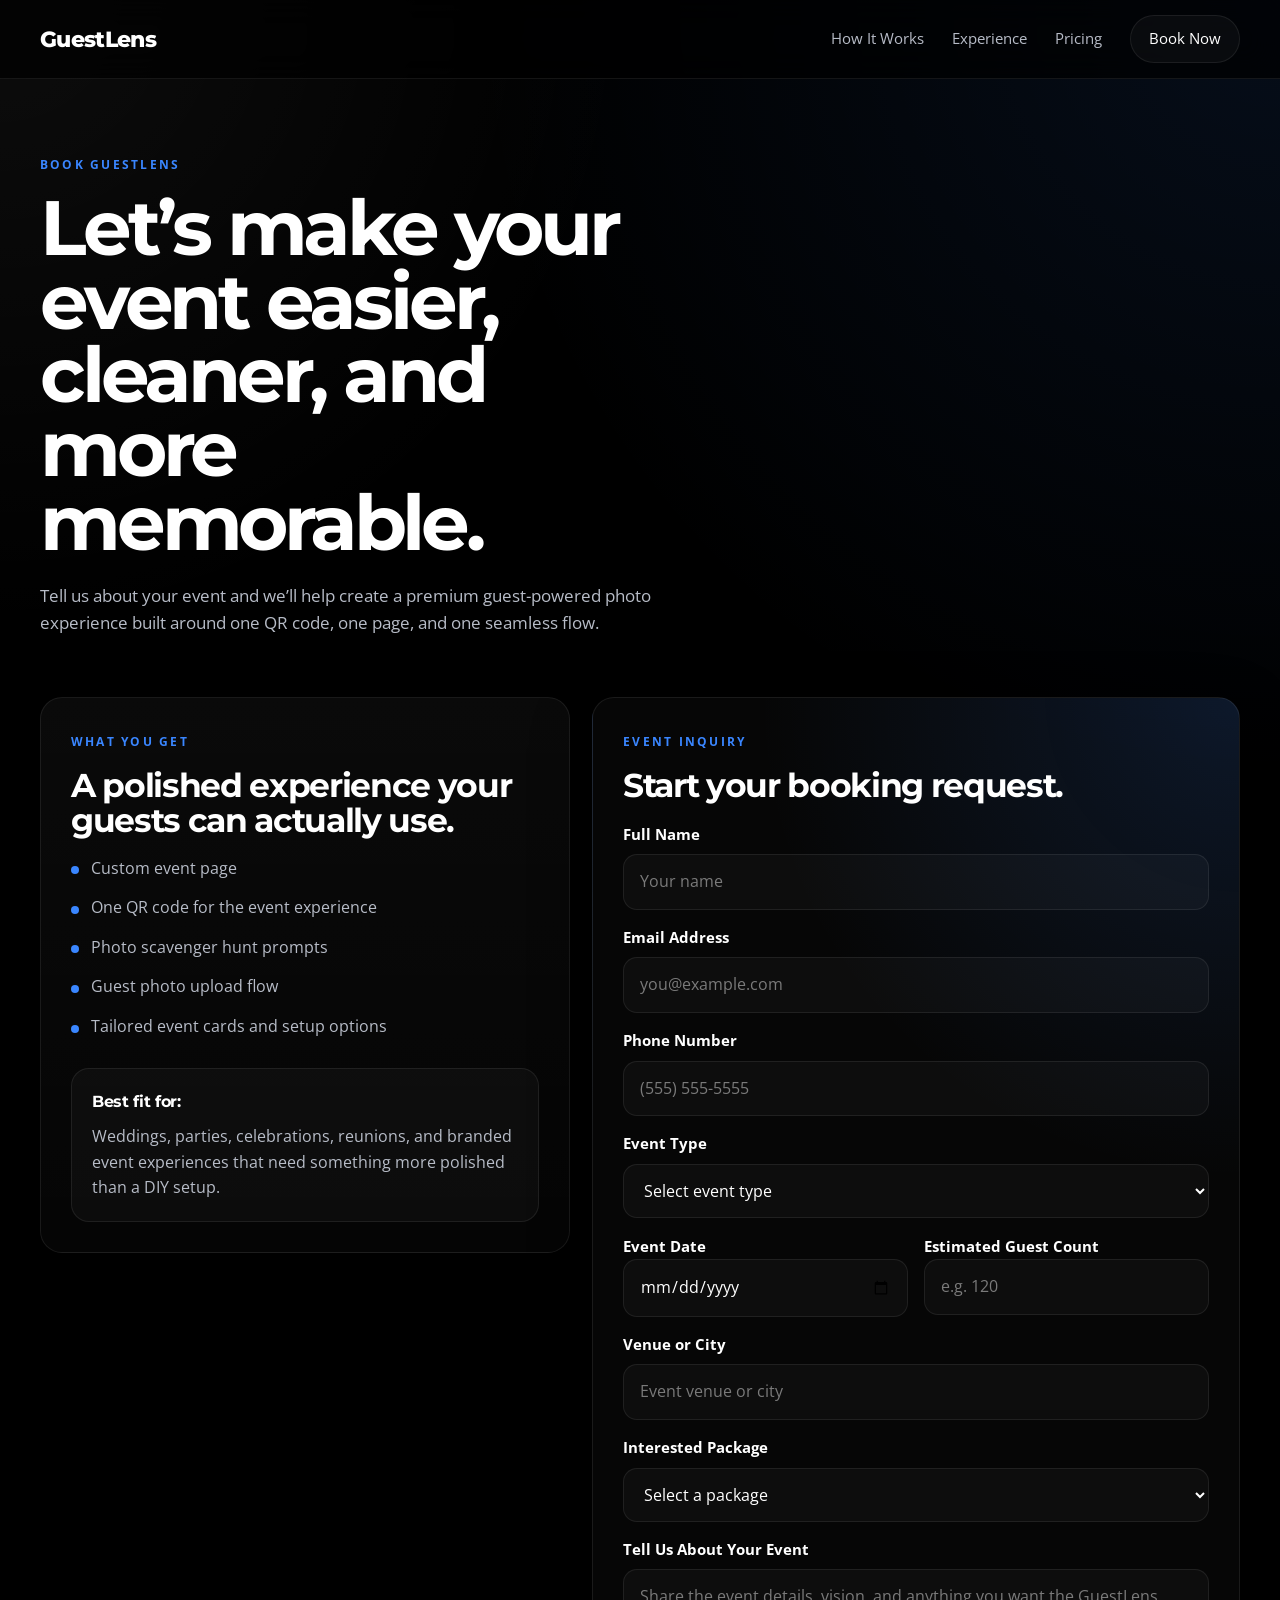
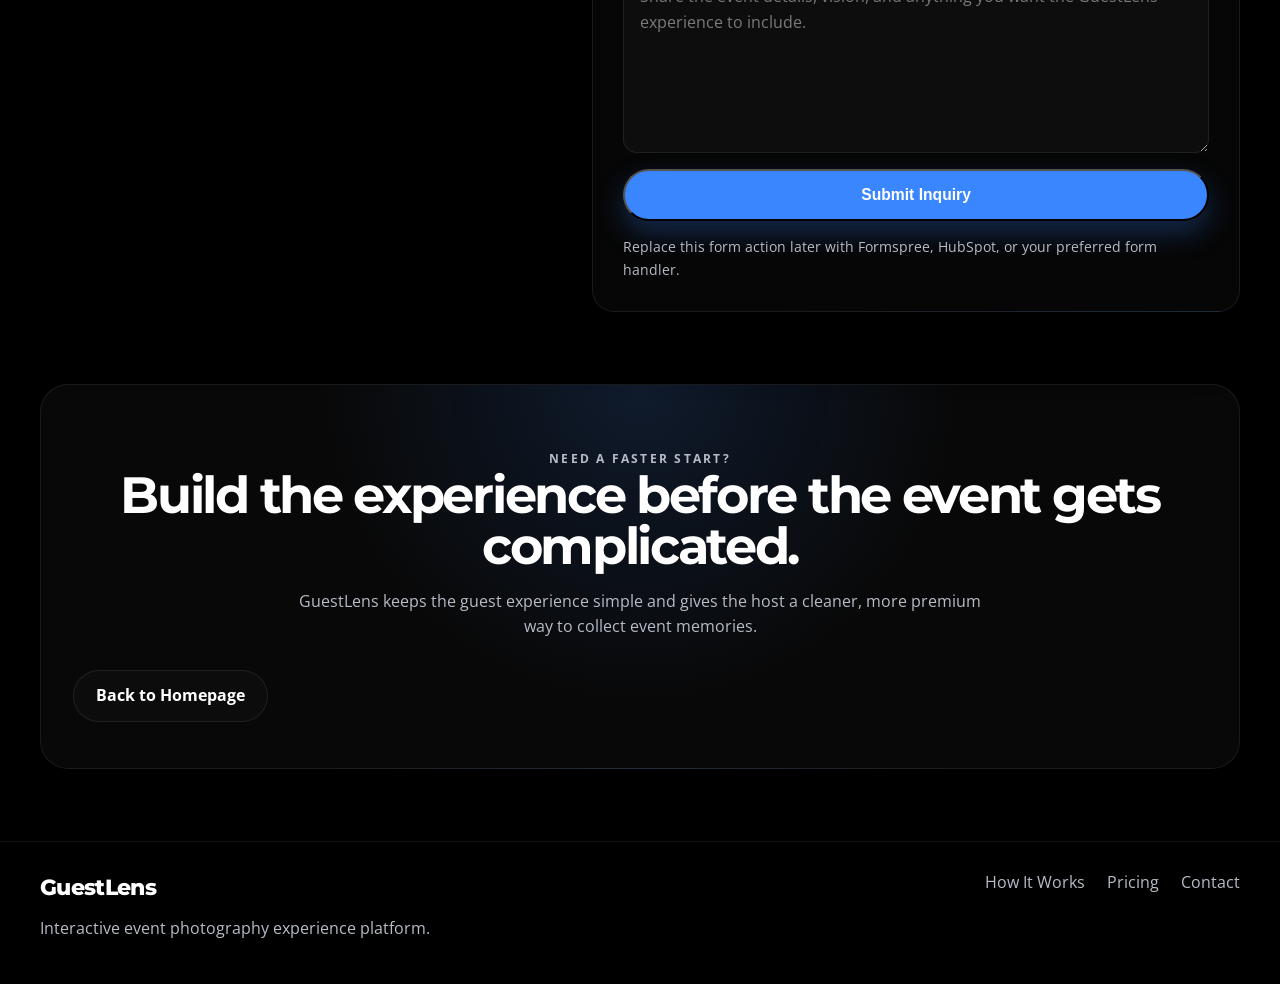
<file: contact.html>
<!DOCTYPE html>
<html lang="en">
<head>
  <meta charset="UTF-8" />
  <meta name="viewport" content="width=device-width, initial-scale=1.0" />
  <title>Contact GuestLens | Book Your Event</title>
  <meta
    name="description"
    content="Book GuestLens for your wedding, party, or event. Tell us about your event and let’s build a premium guest-powered photo experience."
  />
  <link rel="preconnect" href="https://fonts.googleapis.com" />
  <link rel="preconnect" href="https://fonts.gstatic.com" crossorigin />
  <link
    href="https://fonts.googleapis.com/css2?family=Montserrat:wght@500;600;700;800&family=Open+Sans:wght@400;500;600;700&display=swap"
    rel="stylesheet"
  />
  <link rel="stylesheet" href="assets/style.css" />
</head>
<body>
  <div class="site-wrap">
    <header class="site-header">
      <div class="container nav-shell">
        <a href="index.html" class="logo">GuestLens</a>

        <nav class="main-nav" aria-label="Primary Navigation">
          <a href="index.html#how-it-works">How It Works</a>
          <a href="index.html#experience">Experience</a>
          <a href="index.html#pricing">Pricing</a>
          <a href="contact.html" class="nav-cta">Book Now</a>
        </nav>
      </div>
    </header>

    <main>
      <section class="hero hero-compact">
        <div class="container contact-hero">
          <p class="eyebrow">Book GuestLens</p>
          <h1>Let’s make your event easier, cleaner, and more memorable.</h1>
          <p class="hero-subtext">
            Tell us about your event and we’ll help create a premium
            guest-powered photo experience built around one QR code, one page,
            and one seamless flow.
          </p>
        </div>
      </section>

      <section class="contact-section">
        <div class="container contact-grid">
          <div class="contact-panel contact-panel-dark">
            <p class="section-kicker">What You Get</p>
            <h2>A polished experience your guests can actually use.</h2>
            <ul class="feature-list">
              <li>Custom event page</li>
              <li>One QR code for the event experience</li>
              <li>Photo scavenger hunt prompts</li>
              <li>Guest photo upload flow</li>
              <li>Tailored event cards and setup options</li>
            </ul>

            <div class="contact-note">
              <h3>Best fit for:</h3>
              <p>
                Weddings, parties, celebrations, reunions, and branded event
                experiences that need something more polished than a DIY setup.
              </p>
            </div>
          </div>

          <div class="contact-panel contact-form-panel">
            <p class="section-kicker">Event Inquiry</p>
            <h2>Start your booking request.</h2>

            <form class="contact-form" action="#" method="post">
              <div class="form-row">
                <label for="name">Full Name</label>
                <input type="text" id="name" name="name" placeholder="Your name" />
              </div>

              <div class="form-row">
                <label for="email">Email Address</label>
                <input type="email" id="email" name="email" placeholder="you@example.com" />
              </div>

              <div class="form-row">
                <label for="phone">Phone Number</label>
                <input type="tel" id="phone" name="phone" placeholder="(555) 555-5555" />
              </div>

              <div class="form-row">
                <label for="event-type">Event Type</label>
                <select id="event-type" name="event-type">
                  <option value="">Select event type</option>
                  <option>Wedding</option>
                  <option>Birthday Party</option>
                  <option>Corporate Event</option>
                  <option>Reunion</option>
                  <option>Celebration</option>
                  <option>Other</option>
                </select>
              </div>

              <div class="form-row form-row-split">
                <div>
                  <label for="event-date">Event Date</label>
                  <input type="date" id="event-date" name="event-date" />
                </div>

                <div>
                  <label for="guest-count">Estimated Guest Count</label>
                  <input type="text" id="guest-count" name="guest-count" placeholder="e.g. 120" />
                </div>
              </div>

              <div class="form-row">
                <label for="location">Venue or City</label>
                <input type="text" id="location" name="location" placeholder="Event venue or city" />
              </div>

              <div class="form-row">
                <label for="package">Interested Package</label>
                <select id="package" name="package">
                  <option value="">Select a package</option>
                  <option>Basic</option>
                  <option>Premium</option>
                  <option>Experience</option>
                  <option>Not sure yet</option>
                </select>
              </div>

              <div class="form-row">
                <label for="message">Tell Us About Your Event</label>
                <textarea
                  id="message"
                  name="message"
                  rows="6"
                  placeholder="Share the event details, vision, and anything you want the GuestLens experience to include."
                ></textarea>
              </div>

              <button type="submit" class="btn btn-primary btn-full">Submit Inquiry</button>
            </form>

            <p class="form-helper">
              Replace this form action later with Formspree, HubSpot, or your preferred form handler.
            </p>
          </div>
        </div>
      </section>

      <section class="cta-section cta-section-tight">
        <div class="container cta-shell">
          <p class="section-kicker">Need a Faster Start?</p>
          <h2>Build the experience before the event gets complicated.</h2>
          <p>
            GuestLens keeps the guest experience simple and gives the host a
            cleaner, more premium way to collect event memories.
          </p>
          <div class="cta-actions">
            <a href="index.html" class="btn btn-secondary">Back to Homepage</a>
          </div>
        </div>
      </section>
    </main>

    <footer class="site-footer">
      <div class="container footer-shell">
        <div>
          <a href="index.html" class="logo footer-logo">GuestLens</a>
          <p class="footer-text">
            Interactive event photography experience platform.
          </p>
        </div>

        <div class="footer-links">
          <a href="index.html#how-it-works">How It Works</a>
          <a href="index.html#pricing">Pricing</a>
          <a href="contact.html">Contact</a>
        </div>
      </div>
    </footer>
  </div>
</body>
</html>
</file>
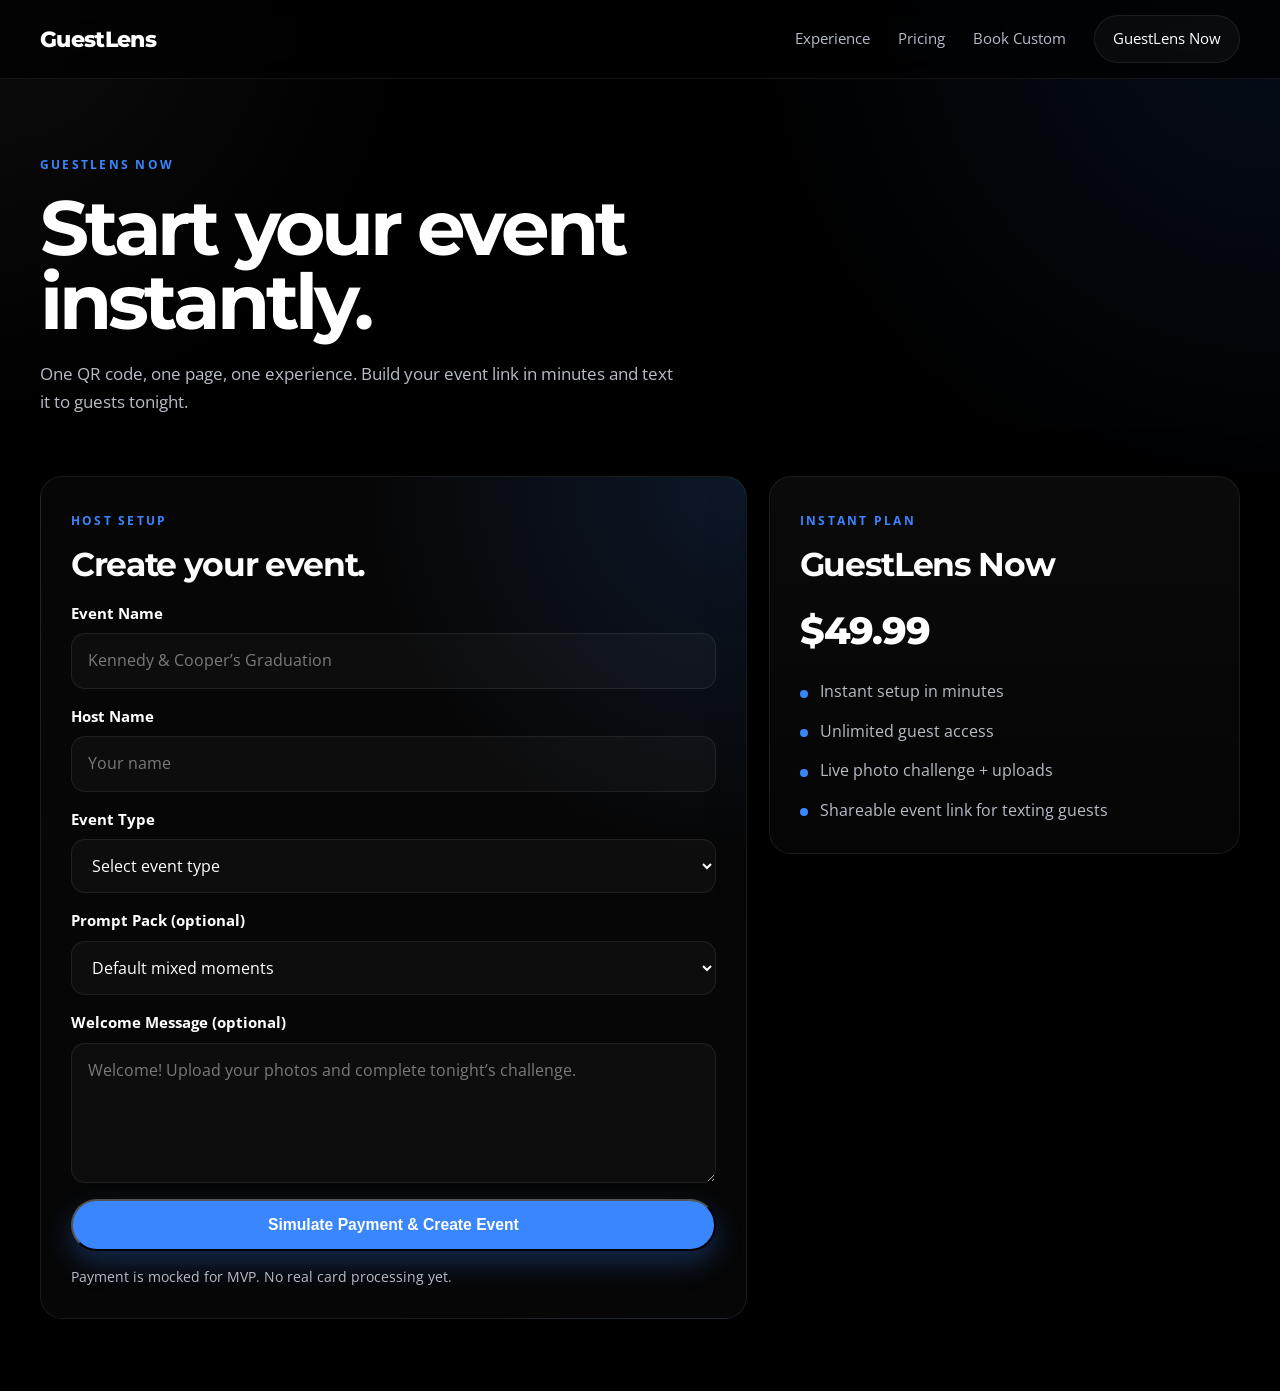
<file: start.html>
<!DOCTYPE html>
<html lang="en">
<head>
  <meta charset="UTF-8" />
  <meta name="viewport" content="width=device-width, initial-scale=1.0" />
  <title>GuestLens Now | Start an Event Instantly</title>
  <meta
    name="description"
    content="Launch GuestLens Now in minutes. Create your event, simulate payment, and share your live event link instantly."
  />
  <link rel="preconnect" href="https://fonts.googleapis.com" />
  <link rel="preconnect" href="https://fonts.gstatic.com" crossorigin />
  <link
    href="https://fonts.googleapis.com/css2?family=Montserrat:wght@500;600;700;800&family=Open+Sans:wght@400;500;600;700&display=swap"
    rel="stylesheet"
  />
  <link rel="stylesheet" href="assets/style.css" />
</head>
<body data-page="start-now">
  <div class="site-wrap">
    <header class="site-header">
      <div class="container nav-shell">
        <a href="index.html" class="logo">GuestLens</a>
        <nav class="main-nav" aria-label="Primary Navigation">
          <a href="index.html#experience">Experience</a>
          <a href="index.html#pricing">Pricing</a>
          <a href="contact.html">Book Custom</a>
          <a href="start.html" class="nav-cta">GuestLens Now</a>
        </nav>
      </div>
    </header>

    <main>
      <section class="hero hero-compact">
        <div class="container">
          <p class="eyebrow">GuestLens Now</p>
          <h1>Start your event instantly.</h1>
          <p class="hero-subtext">
            One QR code, one page, one experience. Build your event link in minutes and text it to guests tonight.
          </p>
        </div>
      </section>

      <section class="contact-section">
        <div class="container start-now-grid">
          <article class="contact-panel contact-form-panel">
            <p class="section-kicker">Host Setup</p>
            <h2>Create your event.</h2>

            <form id="start-now-form" class="contact-form" action="#" method="post">
              <div class="form-row">
                <label for="event-name">Event Name</label>
                <input type="text" id="event-name" name="event-name" placeholder="Kennedy & Cooper’s Graduation" required />
              </div>

              <div class="form-row">
                <label for="host-name">Host Name</label>
                <input type="text" id="host-name" name="host-name" placeholder="Your name" required />
              </div>

              <div class="form-row">
                <label for="event-type">Event Type</label>
                <select id="event-type" name="event-type" required>
                  <option value="">Select event type</option>
                  <option>Wedding</option>
                  <option>Birthday Party</option>
                  <option>Graduation</option>
                  <option>Corporate Event</option>
                  <option>Celebration</option>
                  <option>Other</option>
                </select>
              </div>

              <div class="form-row">
                <label for="prompt-pack">Prompt Pack (optional)</label>
                <select id="prompt-pack" name="prompt-pack">
                  <option value="">Default mixed moments</option>
                  <option value="party">Party Energy</option>
                  <option value="sentimental">Memory & Advice</option>
                  <option value="networking">Mingle & Networking</option>
                </select>
              </div>

              <div class="form-row">
                <label for="welcome-message">Welcome Message (optional)</label>
                <textarea
                  id="welcome-message"
                  name="welcome-message"
                  rows="4"
                  placeholder="Welcome! Upload your photos and complete tonight’s challenge."
                ></textarea>
              </div>

              <button type="submit" class="btn btn-primary btn-full">Simulate Payment & Create Event</button>
            </form>

            <p class="form-helper">Payment is mocked for MVP. No real card processing yet.</p>
          </article>

          <aside class="contact-panel contact-panel-dark">
            <p class="section-kicker">Instant Plan</p>
            <h2>GuestLens Now</h2>
            <div class="now-price">$49.99</div>
            <ul class="feature-list">
              <li>Instant setup in minutes</li>
              <li>Unlimited guest access</li>
              <li>Live photo challenge + uploads</li>
              <li>Shareable event link for texting guests</li>
            </ul>
          </aside>
        </div>
      </section>
    </main>
  </div>
  <script src="assets/guestlens-now.js"></script>
</body>
</html>
</file>
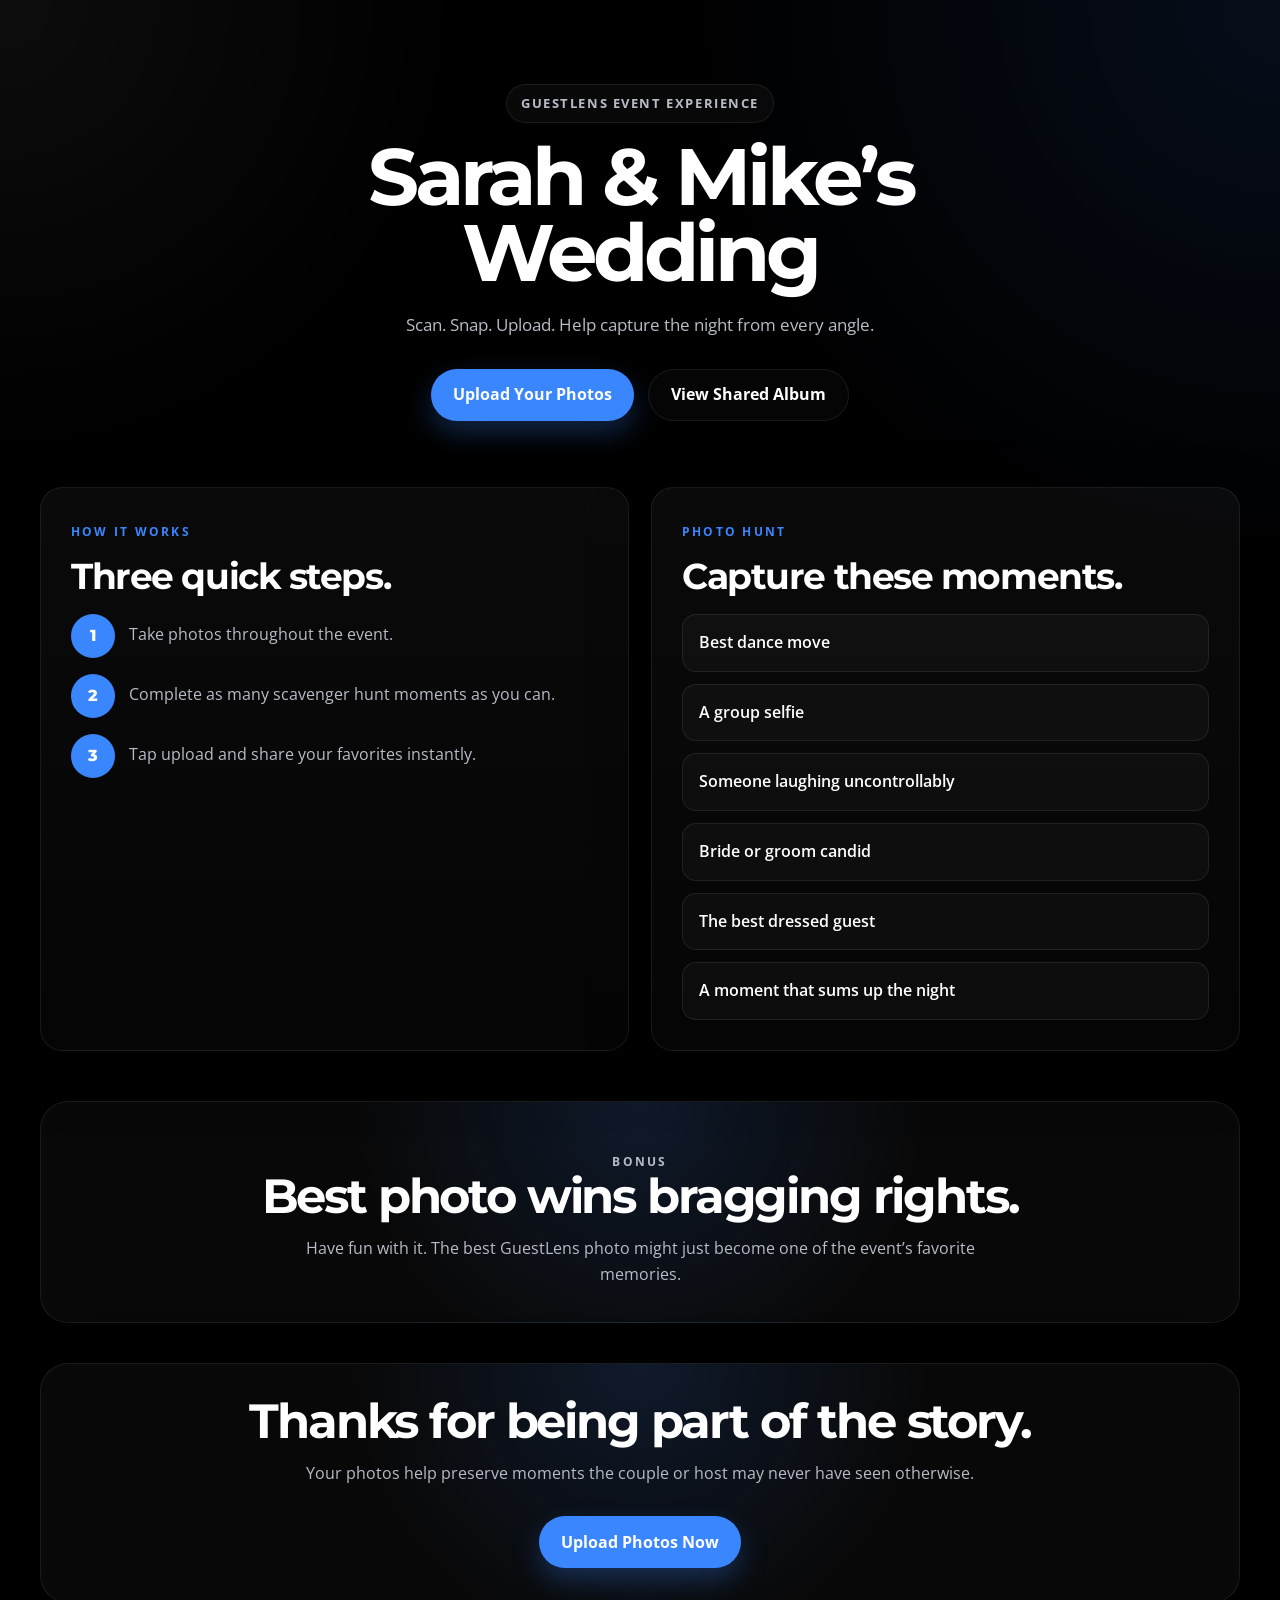
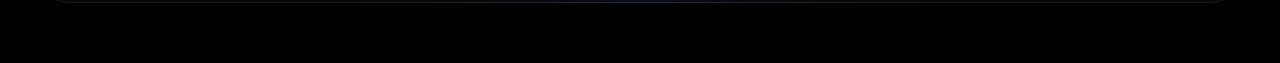
<file: events/event-template.html>
<!DOCTYPE html>
<html lang="en">
<head>
  <meta charset="UTF-8" />
  <meta name="viewport" content="width=device-width, initial-scale=1.0" />
  <title>GuestLens Event | Scan. Snap. Upload.</title>
  <meta
    name="description"
    content="Join the GuestLens event experience. Scan, snap, and upload your favorite moments from the event."
  />
  <link rel="preconnect" href="https://fonts.googleapis.com" />
  <link rel="preconnect" href="https://fonts.gstatic.com" crossorigin />
  <link
    href="https://fonts.googleapis.com/css2?family=Montserrat:wght@500;600;700;800&family=Open+Sans:wght@400;500;600;700&display=swap"
    rel="stylesheet"
  />
  <link rel="stylesheet" href="../assets/style.css" />
</head>
<body>
  <div class="site-wrap">
    <main class="event-page">
      <section class="event-hero">
        <div class="container event-shell">
          <div class="event-topline">GuestLens Event Experience</div>

          <h1>Sarah &amp; Mike’s Wedding</h1>

          <p class="event-subtext">
            Scan. Snap. Upload. Help capture the night from every angle.
          </p>

          <div class="event-actions">
            <a href="#" class="btn btn-primary">Upload Your Photos</a>
            <a href="#" class="btn btn-secondary">View Shared Album</a>
          </div>
        </div>
      </section>

      <section class="event-instructions">
        <div class="container event-grid">
          <div class="event-card">
            <p class="section-kicker">How It Works</p>
            <h2>Three quick steps.</h2>

            <div class="event-step-list">
              <div class="event-step">
                <span>1</span>
                <p>Take photos throughout the event.</p>
              </div>

              <div class="event-step">
                <span>2</span>
                <p>Complete as many scavenger hunt moments as you can.</p>
              </div>

              <div class="event-step">
                <span>3</span>
                <p>Tap upload and share your favorites instantly.</p>
              </div>
            </div>
          </div>

          <div class="event-card">
            <p class="section-kicker">Photo Hunt</p>
            <h2>Capture these moments.</h2>

            <div class="event-hunt-list">
              <div class="event-hunt-item">Best dance move</div>
              <div class="event-hunt-item">A group selfie</div>
              <div class="event-hunt-item">Someone laughing uncontrollably</div>
              <div class="event-hunt-item">Bride or groom candid</div>
              <div class="event-hunt-item">The best dressed guest</div>
              <div class="event-hunt-item">A moment that sums up the night</div>
            </div>
          </div>
        </div>
      </section>

      <section class="event-highlight">
        <div class="container">
          <div class="event-highlight-box">
            <p class="section-kicker">Bonus</p>
            <h2>Best photo wins bragging rights.</h2>
            <p>
              Have fun with it. The best GuestLens photo might just become one
              of the event’s favorite memories.
            </p>
          </div>
        </div>
      </section>

      <section class="event-footer-cta">
        <div class="container event-footer-shell">
          <h2>Thanks for being part of the story.</h2>
          <p>
            Your photos help preserve moments the couple or host may never have
            seen otherwise.
          </p>

          <div class="event-actions">
            <a href="#" class="btn btn-primary">Upload Photos Now</a>
          </div>
        </div>
      </section>
    </main>
  </div>
</body>
</html>
</file>
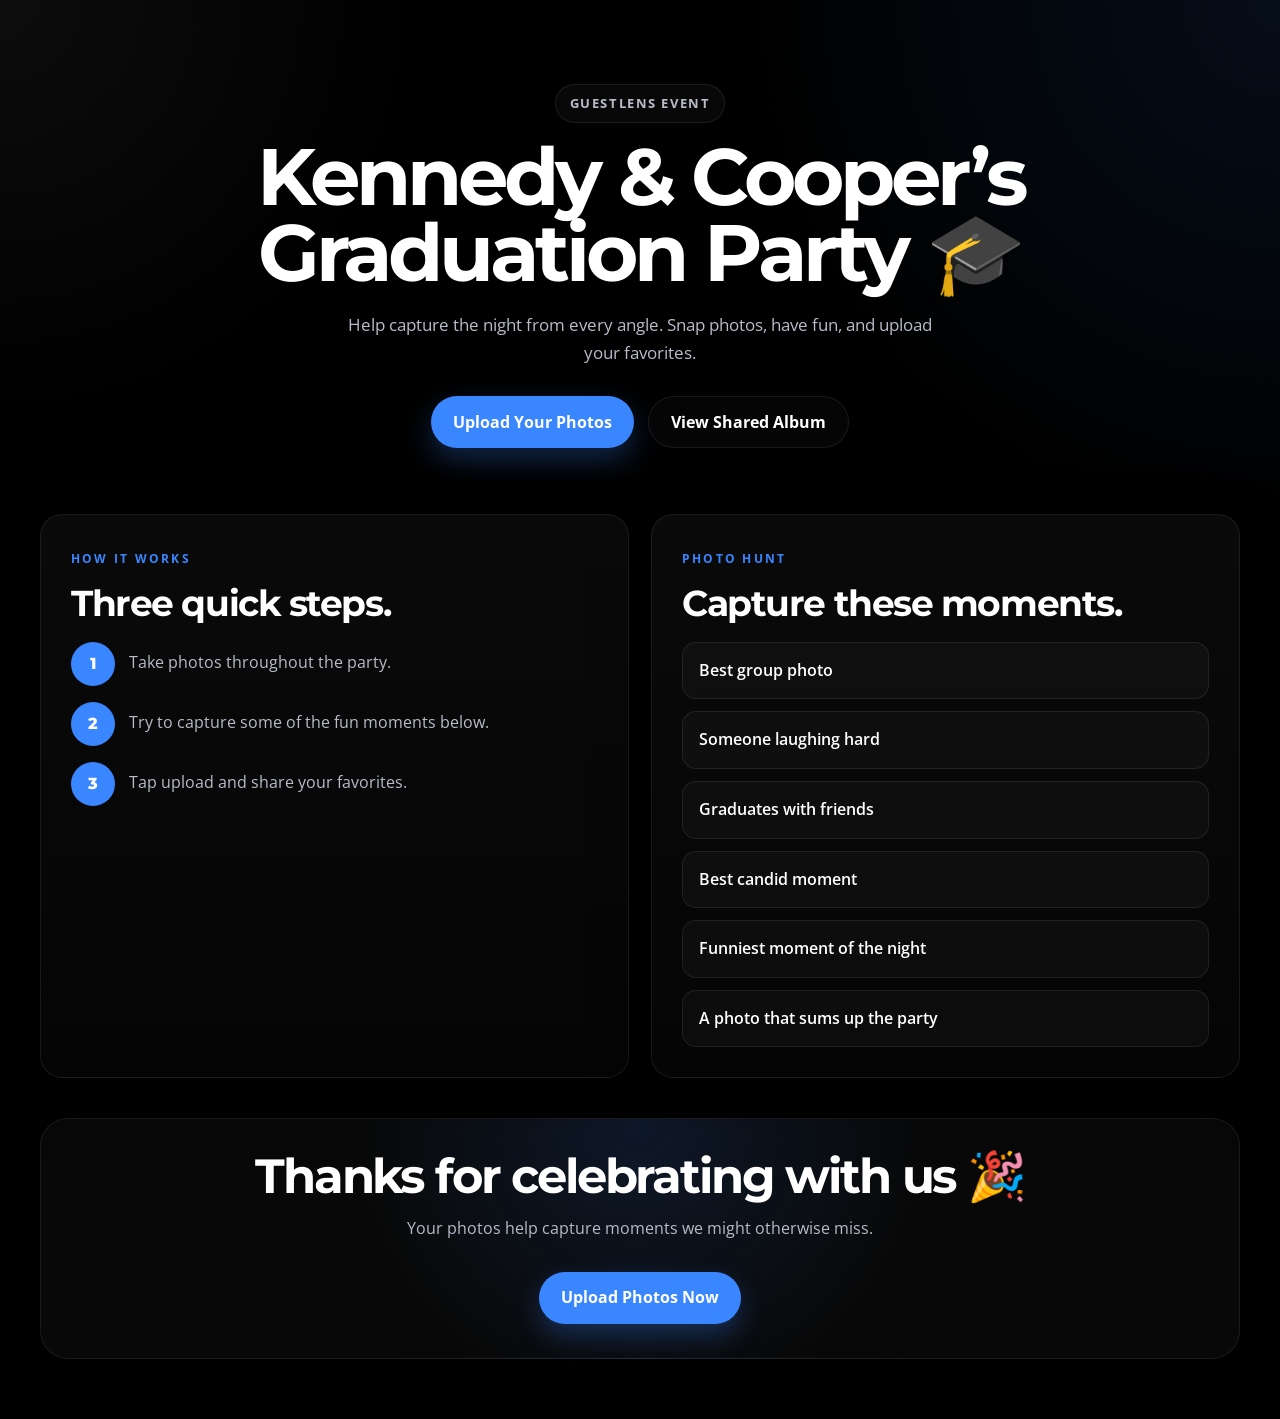
<file: events/kennedy-cooper-graduation.html>
<!DOCTYPE html>
<html lang="en">
<head>
  <meta charset="UTF-8" />
  <meta name="viewport" content="width=device-width, initial-scale=1.0" />
  <title>Kennedy & Cooper Graduation Party | GuestLens</title>
  <meta
    name="description"
    content="Help capture Kennedy and Cooper’s graduation party from every angle. Scan, snap, and upload your favorite moments."
  />
  <link rel="preconnect" href="https://fonts.googleapis.com" />
  <link rel="preconnect" href="https://fonts.gstatic.com" crossorigin />
  <link
    href="https://fonts.googleapis.com/css2?family=Montserrat:wght@500;600;700;800&family=Open+Sans:wght@400;500;600;700&display=swap"
    rel="stylesheet"
  />
  <link rel="stylesheet" href="../assets/style.css" />
</head>
<body>
  <div class="site-wrap">
    <main class="event-page">
      <section class="event-hero">
        <div class="container event-shell">
          <div class="event-topline">GuestLens Event</div>

          <h1>Kennedy &amp; Cooper’s Graduation Party 🎓</h1>

          <p class="event-subtext">
            Help capture the night from every angle. Snap photos, have fun, and upload your favorites.
          </p>

          <div class="event-actions">
            <a href="https://forms.gle/3Wq2j2vo9Jgi1edSA" target="_blank" rel="noopener noreferrer" class="btn btn-primary">Upload Your Photos</a>
            <a href="https://photos.app.goo.gl/Xey8PFxuK83yNx4E7" target="_blank" rel="noopener noreferrer" class="btn btn-secondary">View Shared Album</a>
          </div>
        </div>
      </section>

      <section class="event-instructions">
        <div class="container event-grid">
          <div class="event-card">
            <p class="section-kicker">How It Works</p>
            <h2>Three quick steps.</h2>

            <div class="event-step-list">
              <div class="event-step">
                <span>1</span>
                <p>Take photos throughout the party.</p>
              </div>

              <div class="event-step">
                <span>2</span>
                <p>Try to capture some of the fun moments below.</p>
              </div>

              <div class="event-step">
                <span>3</span>
                <p>Tap upload and share your favorites.</p>
              </div>
            </div>
          </div>

          <div class="event-card">
            <p class="section-kicker">Photo Hunt</p>
            <h2>Capture these moments.</h2>

            <div class="event-hunt-list">
              <div class="event-hunt-item">Best group photo</div>
              <div class="event-hunt-item">Someone laughing hard</div>
              <div class="event-hunt-item">Graduates with friends</div>
              <div class="event-hunt-item">Best candid moment</div>
              <div class="event-hunt-item">Funniest moment of the night</div>
              <div class="event-hunt-item">A photo that sums up the party</div>
            </div>
          </div>
        </div>
      </section>

      <section class="event-footer-cta">
        <div class="container event-footer-shell">
          <h2>Thanks for celebrating with us 🎉</h2>
          <p>
            Your photos help capture moments we might otherwise miss.
          </p>

          <div class="event-actions">
            <a href="https://forms.gle/3Wq2j2vo9Jgi1edSA" target="_blank" rel="noopener noreferrer" class="btn btn-primary">Upload Photos Now</a>
          </div>
        </div>
      </section>
    </main>
  </div>
</body>
</html>
</file>
<file: assets/style.css>
:root {
  --bg: #000000;
  --bg-soft: #0b0b0f;
  --panel: #111111;
  --panel-2: #17171c;
  --text: #ffffff;
  --text-soft: #b7bcc7;
  --border: rgba(255, 255, 255, 0.08);
  --accent: #3a86ff;
  --accent-soft: rgba(58, 134, 255, 0.14);
  --max-width: 1200px;
  --radius: 22px;
  --radius-sm: 14px;
  --shadow: 0 20px 60px rgba(0, 0, 0, 0.35);
  --transition: 0.3s ease;
}

* {
  box-sizing: border-box;
}

html {
  scroll-behavior: smooth;
}

body {
  margin: 0;
  background:
    radial-gradient(circle at top right, rgba(58, 134, 255, 0.1), transparent 28%),
    radial-gradient(circle at top left, rgba(255, 255, 255, 0.05), transparent 22%),
    var(--bg);
  color: var(--text);
  font-family: "Open Sans", sans-serif;
  line-height: 1.6;
  -webkit-font-smoothing: antialiased;
  text-rendering: optimizeLegibility;
}

img {
  max-width: 100%;
  display: block;
}

a {
  color: inherit;
  text-decoration: none;
}

.site-wrap {
  min-height: 100vh;
}

.container {
  width: min(calc(100% - 40px), var(--max-width));
  margin: 0 auto;
}

.site-header {
  position: sticky;
  top: 0;
  z-index: 1000;
  backdrop-filter: blur(16px);
  background: rgba(0, 0, 0, 0.7);
  border-bottom: 1px solid var(--border);
}

.nav-shell {
  display: flex;
  align-items: center;
  justify-content: space-between;
  min-height: 78px;
  gap: 20px;
}

.logo {
  font-family: "Montserrat", sans-serif;
  font-size: 1.35rem;
  font-weight: 800;
  letter-spacing: -0.03em;
  color: var(--text);
}

.main-nav {
  display: flex;
  align-items: center;
  gap: 28px;
}

.main-nav a {
  color: var(--text-soft);
  font-size: 0.96rem;
  transition: color var(--transition);
}

.main-nav a:hover {
  color: var(--text);
}

.nav-cta {
  padding: 11px 18px;
  border: 1px solid var(--border);
  border-radius: 999px;
  color: var(--text) !important;
  background: rgba(255, 255, 255, 0.03);
  transition:
    transform var(--transition),
    border-color var(--transition),
    background var(--transition);
}

.nav-cta:hover {
  transform: translateY(-1px);
  border-color: rgba(58, 134, 255, 0.45);
  background: rgba(58, 134, 255, 0.1);
}

.hero {
  position: relative;
  padding: 88px 0 72px;
}

.hero-grid {
  display: grid;
  grid-template-columns: 1.1fr 0.9fr;
  gap: 42px;
  align-items: center;
}

.eyebrow,
.section-kicker {
  display: inline-block;
  margin: 0 0 16px;
  font-size: 0.78rem;
  font-weight: 700;
  letter-spacing: 0.18em;
  text-transform: uppercase;
  color: var(--accent);
}

.hero h1 {
  margin: 0;
  font-family: "Montserrat", sans-serif;
  font-size: clamp(2.65rem, 6vw, 5.4rem);
  line-height: 0.96;
  letter-spacing: -0.055em;
  max-width: 12ch;
}

.hero-subtext {
  max-width: 640px;
  margin: 22px 0 0;
  font-size: 1.08rem;
  color: var(--text-soft);
}

.hero-actions,
.cta-actions {
  display: flex;
  flex-wrap: wrap;
  gap: 14px;
  margin-top: 30px;
}

.btn {
  display: inline-flex;
  align-items: center;
  justify-content: center;
  min-height: 52px;
  padding: 0 22px;
  border-radius: 999px;
  font-weight: 700;
  font-size: 0.98rem;
  transition:
    transform var(--transition),
    box-shadow var(--transition),
    border-color var(--transition),
    background var(--transition);
  cursor: pointer;
}

.btn:hover {
  transform: translateY(-2px);
}

.btn-primary {
  background: var(--accent);
  color: #ffffff;
  box-shadow: 0 12px 28px rgba(58, 134, 255, 0.28);
}

.btn-primary:hover {
  box-shadow: 0 18px 38px rgba(58, 134, 255, 0.36);
}

.btn-secondary {
  border: 1px solid var(--border);
  background: rgba(255, 255, 255, 0.02);
  color: var(--text);
}

.btn-secondary:hover {
  border-color: rgba(58, 134, 255, 0.5);
  background: rgba(58, 134, 255, 0.08);
}

.btn-full {
  width: 100%;
}

.hero-proof {
  display: flex;
  gap: 18px;
  flex-wrap: wrap;
  margin-top: 36px;
}

.now-cta-inline {
  margin-top: 20px;
  padding: 16px 18px;
  border-radius: var(--radius-sm);
  border: 1px solid var(--border);
  background: rgba(255, 255, 255, 0.02);
}

.now-cta-inline p {
  margin: 0;
  color: var(--text-soft);
}

.now-cta-featured {
  margin-top: 24px;
  padding: 22px;
  border-color: rgba(58, 134, 255, 0.45);
  background:
    radial-gradient(circle at top right, rgba(58, 134, 255, 0.18), transparent 52%),
    rgba(255, 255, 255, 0.03);
  box-shadow: 0 16px 40px rgba(0, 0, 0, 0.35);
}

.now-cta-badge {
  display: inline-flex;
  align-items: center;
  min-height: 26px;
  padding: 0 10px;
  border-radius: 999px;
  font-size: 0.72rem;
  text-transform: uppercase;
  letter-spacing: 0.1em;
  font-weight: 700;
  color: var(--accent);
  background: var(--accent-soft);
}

.now-cta-featured h3 {
  margin: 12px 0 0;
  font-family: "Montserrat", sans-serif;
  font-size: clamp(1.35rem, 2.6vw, 1.75rem);
  line-height: 1.08;
  letter-spacing: -0.02em;
}

.now-cta-main {
  margin-top: 12px !important;
  font-size: 1rem;
  color: var(--text) !important;
}

.now-cta-support {
  margin-top: 10px !important;
  font-size: 0.95rem;
}

.now-cta-featured .btn {
  margin-top: 16px;
  min-height: 56px;
}

.now-cta-footnote {
  margin-top: 10px !important;
  font-size: 0.86rem;
  opacity: 0.88;
}

.proof-item {
  min-width: 108px;
  padding: 16px 18px;
  border: 1px solid var(--border);
  border-radius: var(--radius-sm);
  background: rgba(255, 255, 255, 0.025);
}

.proof-number {
  display: block;
  font-family: "Montserrat", sans-serif;
  font-size: 1.5rem;
  font-weight: 800;
  line-height: 1;
}

.proof-label {
  display: block;
  margin-top: 7px;
  color: var(--text-soft);
  font-size: 0.92rem;
}

.hero-card {
  display: flex;
  justify-content: center;
}

.mock-card {
  width: min(100%, 440px);
  padding: 20px;
  border-radius: 30px;
  background:
    linear-gradient(180deg, rgba(255, 255, 255, 0.06), rgba(255, 255, 255, 0.02)),
    #0f1014;
  border: 1px solid rgba(255, 255, 255, 0.08);
  box-shadow: var(--shadow);
}

.mock-card-top {
  display: flex;
  align-items: center;
  justify-content: space-between;
  gap: 12px;
  margin-bottom: 18px;
  padding-bottom: 16px;
  border-bottom: 1px solid var(--border);
}

.mock-badge {
  display: inline-flex;
  align-items: center;
  min-height: 28px;
  padding: 0 12px;
  border-radius: 999px;
  font-size: 0.74rem;
  font-weight: 700;
  letter-spacing: 0.08em;
  background: var(--accent-soft);
  color: var(--accent);
}

.mock-event {
  font-size: 0.9rem;
  color: var(--text-soft);
  text-align: right;
}

.mock-card-body h2 {
  margin: 0;
  font-family: "Montserrat", sans-serif;
  font-size: clamp(1.8rem, 3.3vw, 2.6rem);
  line-height: 1;
  letter-spacing: -0.04em;
}

.mock-card-body p {
  margin: 14px 0 0;
  color: var(--text-soft);
}

.hunt-list {
  display: grid;
  gap: 12px;
  margin-top: 22px;
}

.hunt-item {
  padding: 14px 16px;
  border-radius: 14px;
  background: rgba(255, 255, 255, 0.03);
  border: 1px solid var(--border);
  color: var(--text);
  font-weight: 600;
}

.upload-bar {
  display: flex;
  align-items: center;
  justify-content: center;
  margin-top: 22px;
  min-height: 56px;
  border-radius: 999px;
  background: var(--accent);
  font-weight: 700;
  box-shadow: 0 14px 30px rgba(58, 134, 255, 0.26);
}

.problem-solution,
.how-it-works,
.experience-section,
.experience-options,
.event-types,
.pricing-section,
.cta-section {
  padding: 72px 0;
}

.split-section {
  display: grid;
  grid-template-columns: repeat(2, 1fr);
  gap: 22px;
}

.panel {
  padding: 34px;
  border-radius: var(--radius);
  border: 1px solid var(--border);
  box-shadow: var(--shadow);
}

.panel h2 {
  margin: 0 0 18px;
  font-family: "Montserrat", sans-serif;
  font-size: clamp(1.6rem, 2.4vw, 2.3rem);
  line-height: 1.05;
  letter-spacing: -0.04em;
}

.panel-dark {
  background: linear-gradient(180deg, rgba(255, 255, 255, 0.04), rgba(255, 255, 255, 0.02));
}

.panel-accent {
  background:
    radial-gradient(circle at top right, rgba(58, 134, 255, 0.18), transparent 40%),
    linear-gradient(180deg, rgba(58, 134, 255, 0.12), rgba(255, 255, 255, 0.02));
}

.feature-list {
  display: grid;
  gap: 14px;
  margin: 0;
  padding: 0;
  list-style: none;
}

.feature-list li {
  position: relative;
  padding-left: 20px;
  color: var(--text-soft);
}

.feature-list li::before {
  content: "";
  position: absolute;
  left: 0;
  top: 0.66em;
  width: 8px;
  height: 8px;
  border-radius: 50%;
  background: var(--accent);
}

.section-heading {
  max-width: 760px;
  margin-bottom: 34px;
}

.section-heading h2 {
  margin: 0;
  font-family: "Montserrat", sans-serif;
  font-size: clamp(2rem, 4vw, 3.4rem);
  line-height: 0.98;
  letter-spacing: -0.045em;
}

.section-heading p {
  margin: 16px 0 0;
  color: var(--text-soft);
  font-size: 1.02rem;
}

.steps-grid,
.experience-grid,
.pricing-grid {
  display: grid;
  gap: 22px;
}

.steps-grid {
  grid-template-columns: repeat(3, 1fr);
}

.step-card,
.experience-card,
.price-card,
.type-card,
.cta-shell {
  border: 1px solid var(--border);
  background: rgba(255, 255, 255, 0.025);
  box-shadow: var(--shadow);
}

.step-card,
.experience-card,
.price-card {
  padding: 28px;
  border-radius: var(--radius);
}

.step-number {
  display: inline-block;
  margin-bottom: 14px;
  font-family: "Montserrat", sans-serif;
  font-size: 0.88rem;
  font-weight: 800;
  letter-spacing: 0.14em;
  color: var(--accent);
}

.step-card h3,
.experience-card h3,
.price-card h3 {
  margin: 0;
  font-family: "Montserrat", sans-serif;
  font-size: 1.35rem;
  line-height: 1.1;
  letter-spacing: -0.03em;
}

.step-card p,
.experience-card p {
  margin: 14px 0 0;
  color: var(--text-soft);
}

.experience-grid {
  grid-template-columns: repeat(2, 1fr);
}

.option-grid {
  display: grid;
  grid-template-columns: repeat(3, 1fr);
  gap: 18px;
}

.option-card {
  padding: 24px;
  border-radius: 18px;
  border: 1px solid var(--border);
  background: rgba(255, 255, 255, 0.025);
  box-shadow: var(--shadow);
}

.option-tag {
  display: inline-flex;
  align-items: center;
  min-height: 26px;
  padding: 0 10px;
  border-radius: 999px;
  font-size: 0.7rem;
  letter-spacing: 0.1em;
  text-transform: uppercase;
  font-weight: 700;
  color: var(--accent);
  background: var(--accent-soft);
}

.option-card h3 {
  margin: 14px 0 0;
  font-family: "Montserrat", sans-serif;
  font-size: 1.2rem;
  line-height: 1.15;
  letter-spacing: -0.025em;
}

.option-card p {
  margin: 12px 0 0;
  color: var(--text-soft);
}

.type-grid {
  display: grid;
  grid-template-columns: repeat(3, 1fr);
  gap: 18px;
}

.type-card {
  padding: 24px;
  border-radius: 18px;
  text-align: center;
  font-family: "Montserrat", sans-serif;
  font-weight: 700;
  letter-spacing: -0.02em;
  transition:
    transform var(--transition),
    border-color var(--transition),
    background var(--transition);
}

.type-card:hover {
  transform: translateY(-3px);
  border-color: rgba(58, 134, 255, 0.5);
  background: rgba(58, 134, 255, 0.08);
}

.pricing-grid {
  grid-template-columns: repeat(3, 1fr);
  align-items: stretch;
}

.price-card {
  display: flex;
  flex-direction: column;
}

.price-label {
  display: inline-block;
  margin-bottom: 12px;
  color: var(--accent);
  font-weight: 700;
  text-transform: uppercase;
  letter-spacing: 0.12em;
  font-size: 0.76rem;
}

.price-card h3 {
  font-size: 2.2rem;
  margin-bottom: 18px;
}

.price-card ul {
  display: grid;
  gap: 12px;
  margin: 0 0 26px;
  padding-left: 18px;
  color: var(--text-soft);
}

.price-card li {
  padding-left: 2px;
}

.price-card .btn {
  margin-top: auto;
}

.price-card.featured {
  position: relative;
  background:
    radial-gradient(circle at top center, rgba(58, 134, 255, 0.18), transparent 40%),
    rgba(255, 255, 255, 0.035);
  border-color: rgba(58, 134, 255, 0.35);
  transform: translateY(-8px);
}

.cta-shell {
  padding: 46px 32px;
  border-radius: 28px;
  text-align: center;
  background:
    radial-gradient(circle at top center, rgba(58, 134, 255, 0.15), transparent 45%),
    rgba(255, 255, 255, 0.03);
}

.cta-shell h2 {
  margin: 0;
  font-family: "Montserrat", sans-serif;
  font-size: clamp(2rem, 4vw, 3.3rem);
  line-height: 0.98;
  letter-spacing: -0.045em;
}

.cta-shell p {
  max-width: 700px;
  margin: 18px auto 0;
  color: var(--text-soft);
}

.site-footer {
  padding: 28px 0 42px;
  border-top: 1px solid var(--border);
}

.footer-shell {
  display: flex;
  align-items: flex-start;
  justify-content: space-between;
  gap: 24px;
}

.footer-logo {
  display: inline-block;
  margin-bottom: 12px;
}

.footer-text {
  margin: 0;
  color: var(--text-soft);
}

.footer-links {
  display: flex;
  gap: 22px;
  flex-wrap: wrap;
}

.footer-links a {
  color: var(--text-soft);
  transition: color var(--transition);
}

.footer-links a:hover {
  color: var(--text);
}

.hero-compact {
  padding: 72px 0 36px;
}

.contact-section {
  padding: 24px 0 72px;
}

.contact-grid {
  display: grid;
  grid-template-columns: 0.9fr 1.1fr;
  gap: 22px;
  align-items: start;
}

.start-now-grid {
  display: grid;
  grid-template-columns: 1.2fr 0.8fr;
  gap: 22px;
  align-items: start;
}

.contact-panel {
  padding: 30px;
  border-radius: var(--radius);
  border: 1px solid var(--border);
  box-shadow: var(--shadow);
}

.contact-panel-dark {
  background: linear-gradient(180deg, rgba(255, 255, 255, 0.04), rgba(255, 255, 255, 0.02));
}

.contact-form-panel {
  background:
    radial-gradient(circle at top right, rgba(58, 134, 255, 0.14), transparent 35%),
    rgba(255, 255, 255, 0.025);
}

.contact-panel h2 {
  margin: 0 0 18px;
  font-family: "Montserrat", sans-serif;
  font-size: clamp(1.7rem, 2.6vw, 2.4rem);
  line-height: 1.05;
  letter-spacing: -0.04em;
}

.contact-note {
  margin-top: 28px;
  padding: 20px;
  border-radius: 18px;
  background: rgba(255, 255, 255, 0.03);
  border: 1px solid var(--border);
}

.contact-note h3 {
  margin: 0 0 10px;
  font-family: "Montserrat", sans-serif;
  font-size: 1rem;
  letter-spacing: -0.02em;
}

.contact-note p {
  margin: 0;
  color: var(--text-soft);
}

.contact-form {
  display: grid;
  gap: 16px;
  margin-top: 20px;
}

.form-row {
  display: grid;
  gap: 8px;
}

.form-row label {
  font-size: 0.92rem;
  font-weight: 700;
  color: var(--text);
}

.form-row input,
.form-row select,
.form-row textarea {
  width: 100%;
  border: 1px solid var(--border);
  border-radius: 14px;
  background: rgba(255, 255, 255, 0.03);
  color: var(--text);
  font: inherit;
  padding: 14px 16px;
  outline: none;
  transition:
    border-color var(--transition),
    background var(--transition),
    box-shadow var(--transition);
}

.form-row input::placeholder,
.form-row textarea::placeholder {
  color: rgba(255, 255, 255, 0.45);
}

.form-row input:focus,
.form-row select:focus,
.form-row textarea:focus {
  border-color: rgba(58, 134, 255, 0.55);
  background: rgba(255, 255, 255, 0.04);
  box-shadow: 0 0 0 4px rgba(58, 134, 255, 0.12);
}

.form-row textarea {
  resize: vertical;
  min-height: 140px;
}

.form-row-split {
  grid-template-columns: repeat(2, 1fr);
  gap: 16px;
}

.form-helper {
  margin: 14px 0 0;
  color: var(--text-soft);
  font-size: 0.9rem;
}

.now-price {
  margin: 0 0 18px;
  font-family: "Montserrat", sans-serif;
  font-size: 2.4rem;
  font-weight: 800;
  letter-spacing: -0.03em;
}

.hidden {
  display: none !important;
}

.host-share .host-link {
  margin: 12px auto 18px;
  padding: 14px 16px;
  border-radius: 14px;
  border: 1px solid var(--border);
  background: rgba(255, 255, 255, 0.03);
  color: var(--text);
  font-size: 0.95rem;
  line-height: 1.45;
  text-align: left;
  white-space: normal;
  word-break: break-all;
  overflow-wrap: anywhere;
  max-width: 680px;
}

.host-share .event-actions {
  justify-content: center;
  margin-top: 0;
}

#share-message-preview {
  margin-top: 18px;
  padding: 14px 16px;
  border-radius: 14px;
  border: 1px solid var(--border);
  background: rgba(255, 255, 255, 0.02);
  text-align: left;
  line-height: 1.5;
  max-width: 680px;
  overflow-wrap: anywhere;
}

.event-progress {
  margin: 0 0 16px;
  color: var(--text-soft);
}

.challenge-item {
  width: 100%;
  text-align: left;
  padding: 14px 16px;
  border-radius: 14px;
  border: 1px solid var(--border);
  background: rgba(255, 255, 255, 0.02);
  color: var(--text);
  display: grid;
  gap: 4px;
  cursor: pointer;
  transition: border-color var(--transition), background var(--transition);
}

.challenge-item:hover,
.challenge-item.active {
  border-color: rgba(58, 134, 255, 0.5);
  background: rgba(58, 134, 255, 0.08);
}

.challenge-item small {
  color: var(--text-soft);
}

.challenge-item.completed small {
  color: var(--accent);
}

.blurred-gallery-preview {
  margin: 16px 0 20px;
  display: grid;
  grid-template-columns: repeat(3, 1fr);
  gap: 12px;
}

.blurred-gallery-preview div {
  height: 88px;
  border-radius: 12px;
  background: linear-gradient(120deg, rgba(255, 255, 255, 0.12), rgba(58, 134, 255, 0.16));
  filter: blur(2px);
}

.unlock-shell {
  max-width: 420px;
  margin: 0 auto;
}

.gallery-grid {
  margin-top: 24px;
  display: grid;
  grid-template-columns: repeat(3, 1fr);
  gap: 14px;
}

.gallery-card {
  padding: 18px;
  border-radius: 14px;
  border: 1px solid var(--border);
  background: rgba(255, 255, 255, 0.03);
}

.gallery-card h3 {
  margin: 0;
  font-family: "Montserrat", sans-serif;
}

.gallery-card p {
  margin: 8px 0 14px;
  color: var(--text-soft);
}

.cta-section-tight {
  padding-top: 0;
}

@media (max-width: 1100px) {
  .hero-grid,
  .split-section,
  .steps-grid,
  .pricing-grid {
    grid-template-columns: 1fr;
  }

  .experience-grid,
  .type-grid,
  .option-grid {
    grid-template-columns: repeat(2, 1fr);
  }

  .hero h1 {
    max-width: 100%;
  }

  .contact-grid {
    grid-template-columns: 1fr;
  }

  .start-now-grid {
    grid-template-columns: 1fr;
  }

  .price-card.featured {
    transform: none;
  }

  .event-grid {
    grid-template-columns: 1fr;
  }
}

@media (max-width: 820px) {
  .site-header {
    position: sticky;
  }

  .nav-shell {
    min-height: auto;
    padding: 16px 0;
    flex-direction: column;
    align-items: flex-start;
  }

  .main-nav {
    width: 100%;
    gap: 14px;
    flex-wrap: wrap;
  }

  .hero {
    padding: 54px 0 48px;
  }

  .now-cta-featured {
    padding: 20px;
  }

  .now-cta-featured .btn {
    width: 100%;
  }

  .problem-solution,
  .how-it-works,
  .experience-section,
  .experience-options,
  .event-types,
  .pricing-section,
  .cta-section {
    padding: 54px 0;
  }

  .panel,
  .step-card,
  .experience-card,
  .price-card,
  .cta-shell,
  .contact-panel {
    padding: 24px;
  }

  .experience-grid,
  .option-grid,
  .type-grid,
  .footer-shell,
  .gallery-grid {
    grid-template-columns: 1fr;
  }

  .footer-shell {
    display: grid;
  }
}

@media (max-width: 640px) {
  .container {
    width: min(calc(100% - 28px), var(--max-width));
  }

  .logo {
    font-size: 1.2rem;
  }

  .main-nav {
    gap: 10px 14px;
  }

  .main-nav a {
    font-size: 0.92rem;
  }

  .hero h1 {
    max-width: 100%;
    font-size: clamp(2.25rem, 12vw, 3.5rem);
  }

  .hero-subtext,
  .section-heading p,
  .cta-shell p {
    font-size: 0.98rem;
  }

  .now-cta-featured h3 {
    font-size: 1.35rem;
  }

  .hero-proof {
    display: grid;
    grid-template-columns: repeat(3, 1fr);
    gap: 12px;
  }

  .proof-item {
    min-width: 0;
    padding: 14px 12px;
  }

  .proof-number {
    font-size: 1.25rem;
  }

  .proof-label {
    font-size: 0.8rem;
  }

  .mock-card {
    padding: 16px;
    border-radius: 22px;
  }

  .mock-card-top {
    align-items: flex-start;
    flex-direction: column;
  }

  .mock-event {
    text-align: left;
  }

  .experience-grid,
  .option-grid,
  .type-grid {
    grid-template-columns: 1fr;
  }

  .type-card {
    padding: 20px;
  }

  .btn,
  .nav-cta {
    width: 100%;
  }

  .hero-actions,
  .cta-actions {
    flex-direction: column;
  }

  .section-heading h2,
  .cta-shell h2 {
    font-size: clamp(1.85rem, 10vw, 2.6rem);
  }

  .panel h2,
  .contact-panel h2 {
    font-size: 1.7rem;
  }

  .price-card h3 {
    font-size: 2rem;
  }

  .hero-compact {
    padding: 54px 0 24px;
  }

  .contact-section {
    padding: 18px 0 54px;
  }

  .contact-panel {
    padding: 22px;
  }

  .form-row-split {
    grid-template-columns: 1fr;
  }

  .host-share .host-link,
  #share-message-preview {
    font-size: 0.9rem;
    padding: 12px 14px;
  }
}

.event-page {
  min-height: 100vh;
}

.event-hero {
  padding: 84px 0 42px;
}

.event-shell {
  text-align: center;
  max-width: 860px;
}

.event-topline {
  display: inline-block;
  margin-bottom: 16px;
  padding: 8px 14px;
  border-radius: 999px;
  border: 1px solid var(--border);
  background: rgba(255, 255, 255, 0.03);
  color: var(--text-soft);
  font-size: 0.82rem;
  font-weight: 700;
  letter-spacing: 0.12em;
  text-transform: uppercase;
}

.event-hero h1 {
  margin: 0;
  font-family: "Montserrat", sans-serif;
  font-size: clamp(2.5rem, 7vw, 5rem);
  line-height: 0.95;
  letter-spacing: -0.05em;
}

.event-subtext {
  max-width: 620px;
  margin: 20px auto 0;
  color: var(--text-soft);
  font-size: 1.08rem;
}

.event-actions {
  display: flex;
  justify-content: center;
  gap: 14px;
  flex-wrap: wrap;
  margin-top: 30px;
}

.event-instructions {
  padding: 24px 0 40px;
}

.event-grid {
  display: grid;
  grid-template-columns: repeat(2, 1fr);
  gap: 22px;
}

.event-card {
  padding: 30px;
  border-radius: var(--radius);
  border: 1px solid var(--border);
  background:
    linear-gradient(180deg, rgba(255, 255, 255, 0.04), rgba(255, 255, 255, 0.02));
  box-shadow: var(--shadow);
}

.event-card h2 {
  margin: 0 0 20px;
  font-family: "Montserrat", sans-serif;
  font-size: clamp(1.7rem, 2.8vw, 2.3rem);
  line-height: 1.02;
  letter-spacing: -0.04em;
}

.event-step-list {
  display: grid;
  gap: 16px;
}

.event-step {
  display: grid;
  grid-template-columns: 44px 1fr;
  gap: 14px;
  align-items: start;
}

.event-step span {
  display: flex;
  align-items: center;
  justify-content: center;
  width: 44px;
  height: 44px;
  border-radius: 999px;
  background: var(--accent);
  color: #ffffff;
  font-weight: 800;
  font-family: "Montserrat", sans-serif;
}

.event-step p {
  margin: 8px 0 0;
  color: var(--text-soft);
}

.event-hunt-list {
  display: grid;
  gap: 12px;
}

.event-hunt-item {
  padding: 15px 16px;
  border-radius: 14px;
  border: 1px solid var(--border);
  background: rgba(255, 255, 255, 0.03);
  color: var(--text);
  font-weight: 600;
}

.event-highlight {
  padding: 10px 0 40px;
}

.event-highlight-box,
.event-footer-shell {
  padding: 34px 28px;
  border-radius: 28px;
  border: 1px solid var(--border);
  background:
    radial-gradient(circle at top center, rgba(58, 134, 255, 0.14), transparent 45%),
    rgba(255, 255, 255, 0.03);
  box-shadow: var(--shadow);
  text-align: center;
}

.event-highlight-box h2,
.event-footer-shell h2 {
  margin: 0;
  font-family: "Montserrat", sans-serif;
  font-size: clamp(1.9rem, 4vw, 3rem);
  line-height: 0.98;
  letter-spacing: -0.045em;
}

.event-highlight-box p,
.event-footer-shell p {
  max-width: 680px;
  margin: 16px auto 0;
  color: var(--text-soft);
}

.event-footer-cta {
  padding: 0 0 60px;
}
</file>
